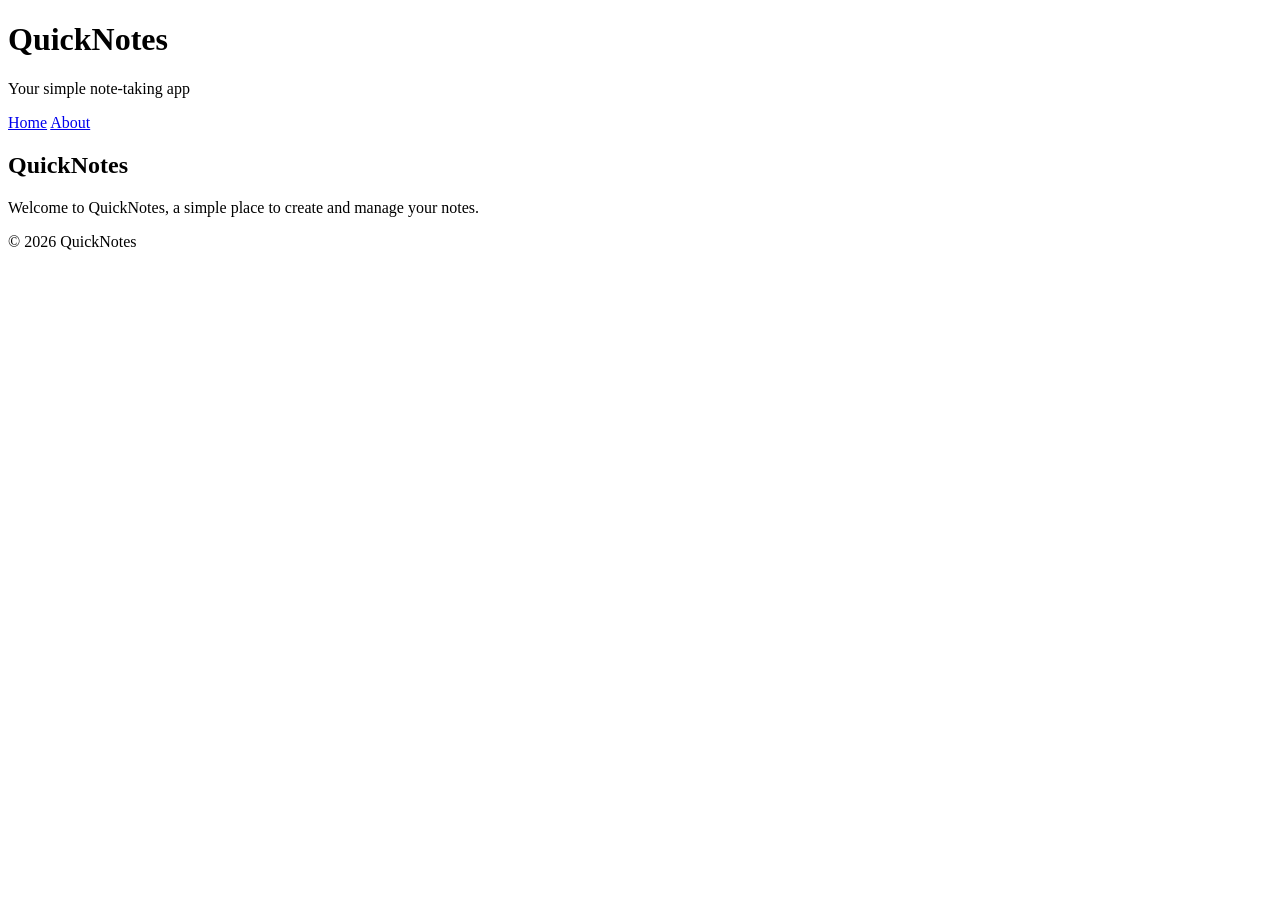
<file: day1/index.html>
<!DOCTYPE html>
<html lang="en">
<head>
    <meta charset="UTF-8">
    <meta name="viewport" content="width=device-width, initial-scale=1.0">
    <title>QuickNotes</title>
</head>

<body>

    <header>
        <h1>QuickNotes</h1>
        <p>Your simple note-taking app</p>

        <nav>
            <a href="index.html">Home</a>
            <a href="about.html">About</a>
        </nav>
    </header>

    <main>
        <h2>QuickNotes</h2>
        <p>Welcome to QuickNotes, a simple place to create and manage your notes.</p>
    </main>

    <footer>
        <p>&copy; 2026 QuickNotes</p>
    </footer>

</body>
</html>
</file>
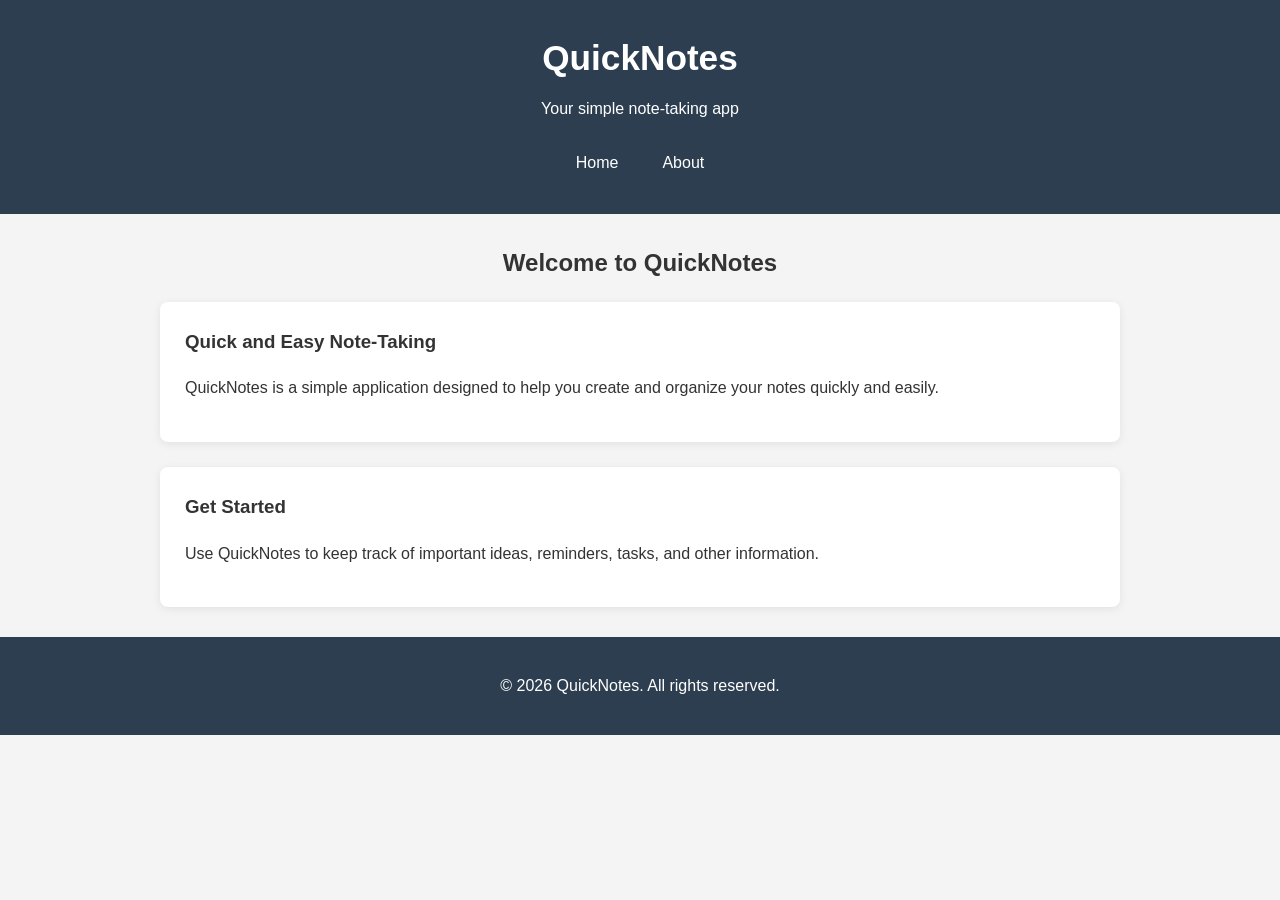
<file: day2/index.html>
<!DOCTYPE html>
<html lang="en">
<head>
    <meta charset="UTF-8">
    <meta name="viewport" content="width=device-width, initial-scale=1.0">
    <title>QuickNotes</title>
    <link rel="stylesheet" href="style.css">
</head>
<body>

    <header>
        <h1>QuickNotes</h1>
        <p>Your simple note-taking app</p>

        <nav>
            <a href="index.html">Home</a>
            <a href="about.html">About</a>
        </nav>
    </header>

    <main>
        <h2>Welcome to QuickNotes</h2>

        <section>
            <h3>Quick and Easy Note-Taking</h3>
            <p>
                QuickNotes is a simple application designed to help you
                create and organize your notes quickly and easily.
            </p>
        </section>

        <section>
            <h3>Get Started</h3>
            <p>
                Use QuickNotes to keep track of important ideas,
                reminders, tasks, and other information.
            </p>
        </section>
    </main>

    <footer>
        <p>&copy; 2026 QuickNotes. All rights reserved.</p>
    </footer>

</body>
</html>
</file>
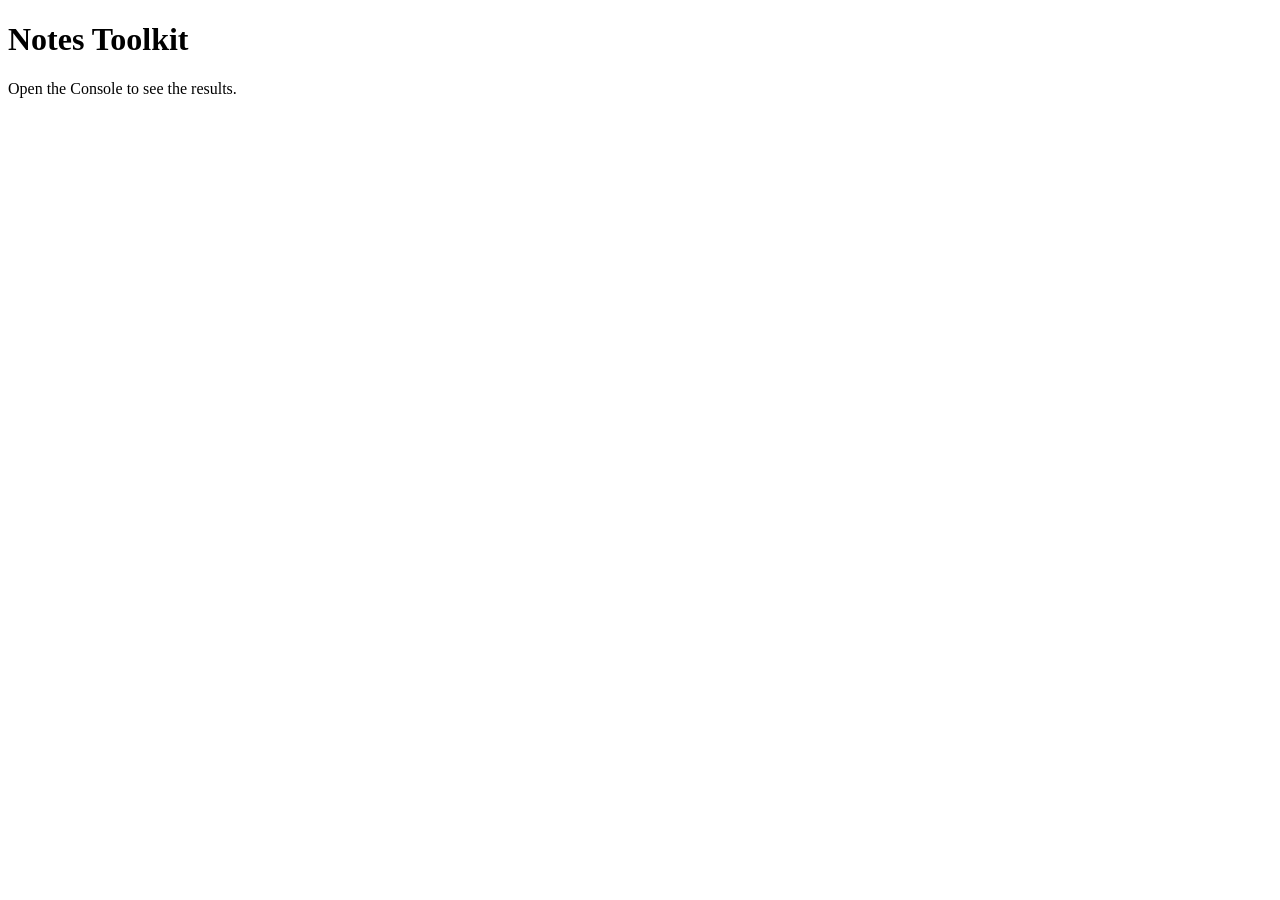
<file: day3/index.html>
<!DOCTYPE html>
<html lang="en">
<head>
    <meta charset="UTF-8">
    <meta name="viewport" content="width=device-width, initial-scale=1.0">
    <title>Notes Toolkit</title>

    <script src="script.js" defer></script>
</head>
<body>

    <h1>Notes Toolkit</h1>

    <p>Open the Console to see the results.</p>

</body>
</html>
</file>
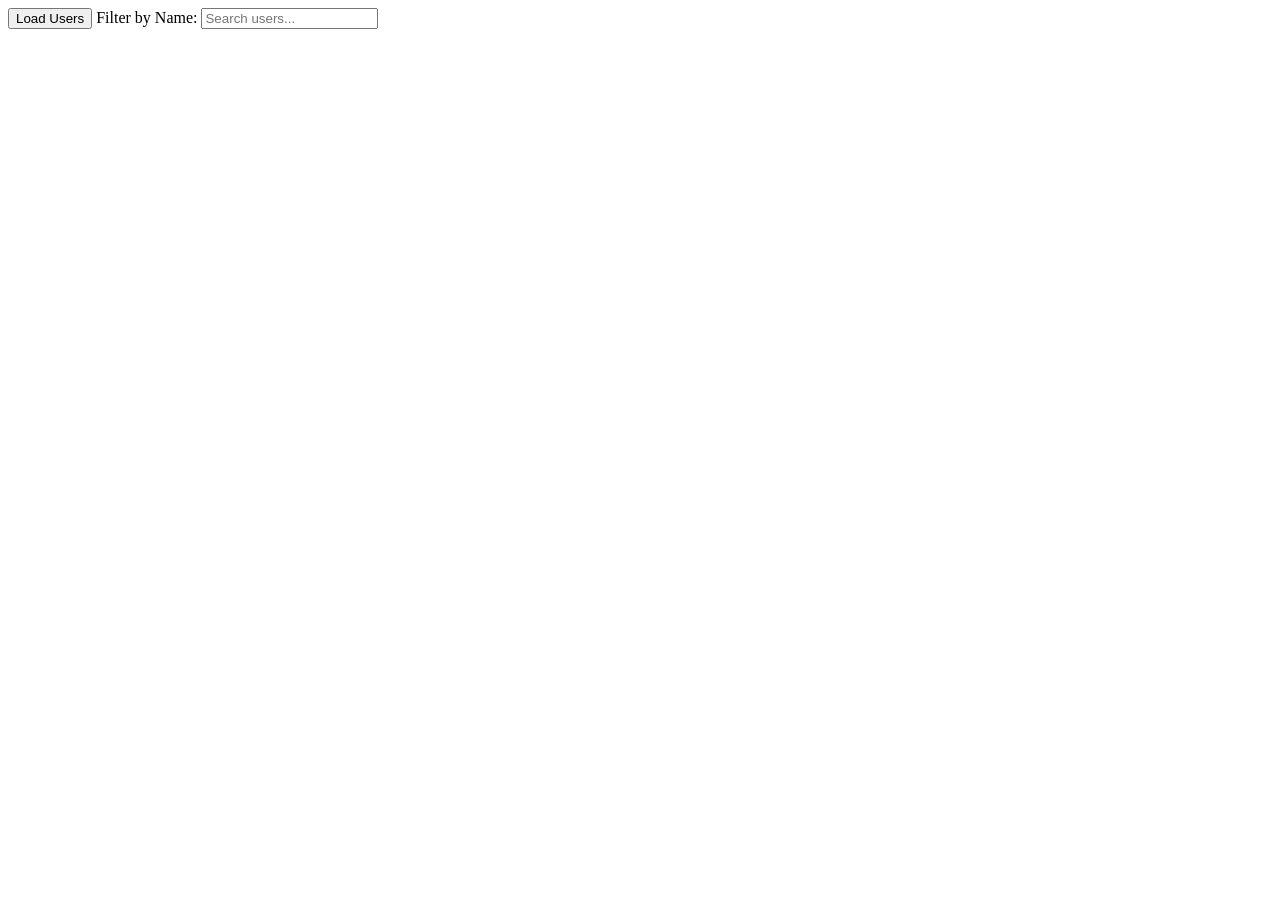
<file: day5/index.html>
<!DOCTYPE html>
<html lang="en">
<head>
    <meta charset="UTF-8">
    <meta name="viewport" content="width=device-width, initial-scale=1.0">
    <title>Day 5: User Directory</title>
    <script src="users.js" defer></script>
</head>
<body>
    <button id="load-users">Load Users</button>
    
    <label for="filter-input">Filter by Name:</label>
    <input type="text" id="filter-input" placeholder="Search users...">
    
    <p id="status"></p>
    <ul id="users-list"></ul>
</body>
</html>
</file>
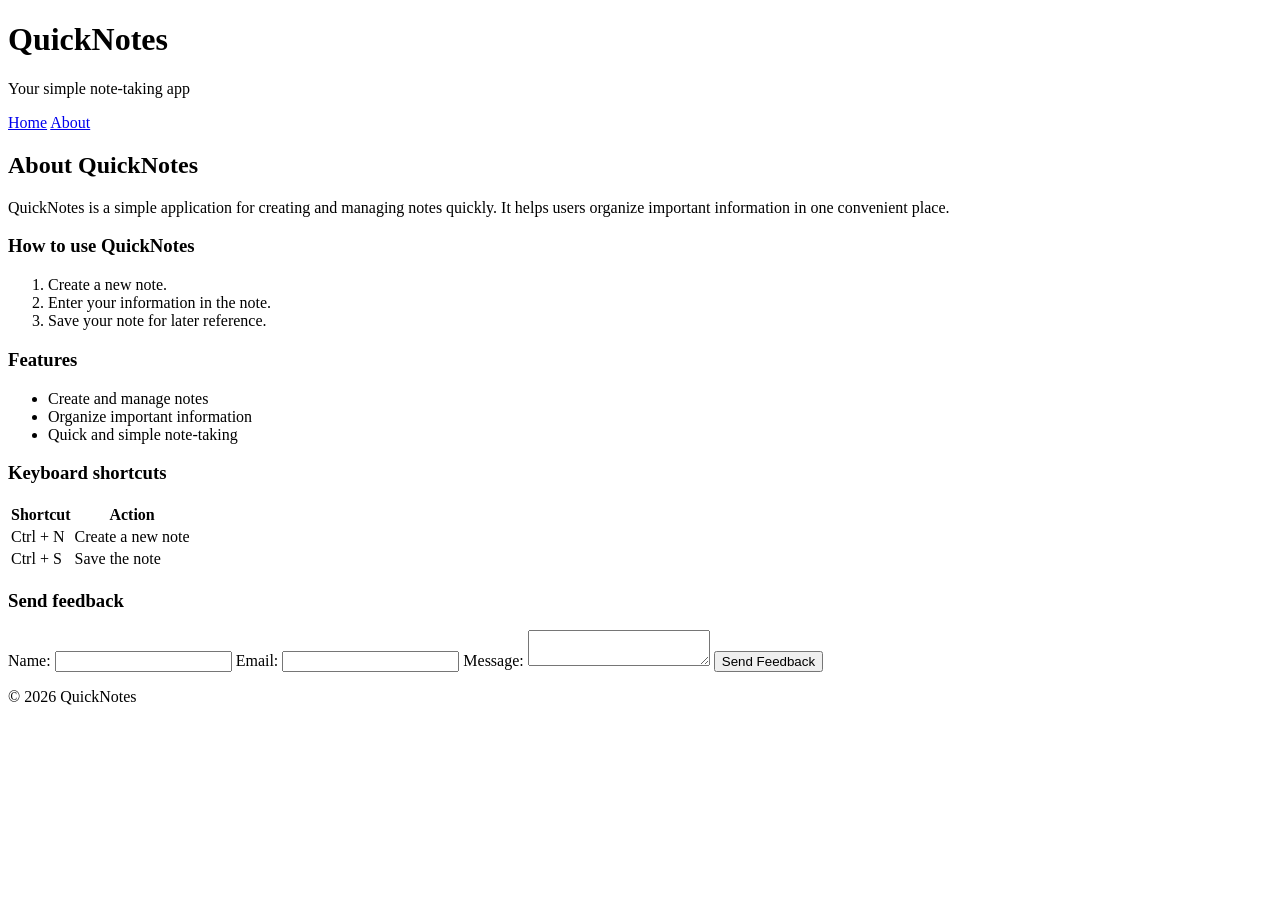
<file: day1/about.html>
<!DOCTYPE html>
<html lang="en">
<head>
    <meta charset="UTF-8">
    <meta name="viewport" content="width=device-width, initial-scale=1.0">
    <title>About QuickNotes</title>
</head>
<body>

    <header>
        <h1>QuickNotes</h1>
        <p>Your simple note-taking app</p>

        <nav>
            <a href="index.html">Home</a>
            <a href="about.html">About</a>
        </nav>
    </header>

    <main>
        <h2>About QuickNotes</h2>

        <p>QuickNotes is a simple application for creating and managing notes quickly. It helps users organize important information in one convenient place.</p>

        <section>
            <h3>How to use QuickNotes</h3>

            <ol>
                <li>Create a new note.</li>
                <li>Enter your information in the note.</li>
                <li>Save your note for later reference.</li>
            </ol>
        </section>

        <section>
            <h3>Features</h3>

            <ul>
                <li>Create and manage notes</li>
                <li>Organize important information</li>
                <li>Quick and simple note-taking</li>
            </ul>
        </section>

        <section>
            <h3>Keyboard shortcuts</h3>

            <table>
                <tr>
                    <th>Shortcut</th>
                    <th>Action</th>
                </tr>
                <tr>
                    <td>Ctrl + N</td>
                    <td>Create a new note</td>
                </tr>
                <tr>
                    <td>Ctrl + S</td>
                    <td>Save the note</td>
                </tr>
            </table>
        </section>

        <section>
            <h3>Send feedback</h3>

            <form>
                <label for="name">Name:</label>
                <input type="text" id="name" name="name" required>

                <label for="email">Email:</label>
                <input type="email" id="email" name="email" required>

                <label for="message">Message:</label>
                <textarea id="message" name="message" required></textarea>

                <button type="submit">Send Feedback</button>
            </form>
        </section>
    </main>

    <footer>
        <p>&copy; 2026 QuickNotes</p>
    </footer>

</body>
</html>
</file>
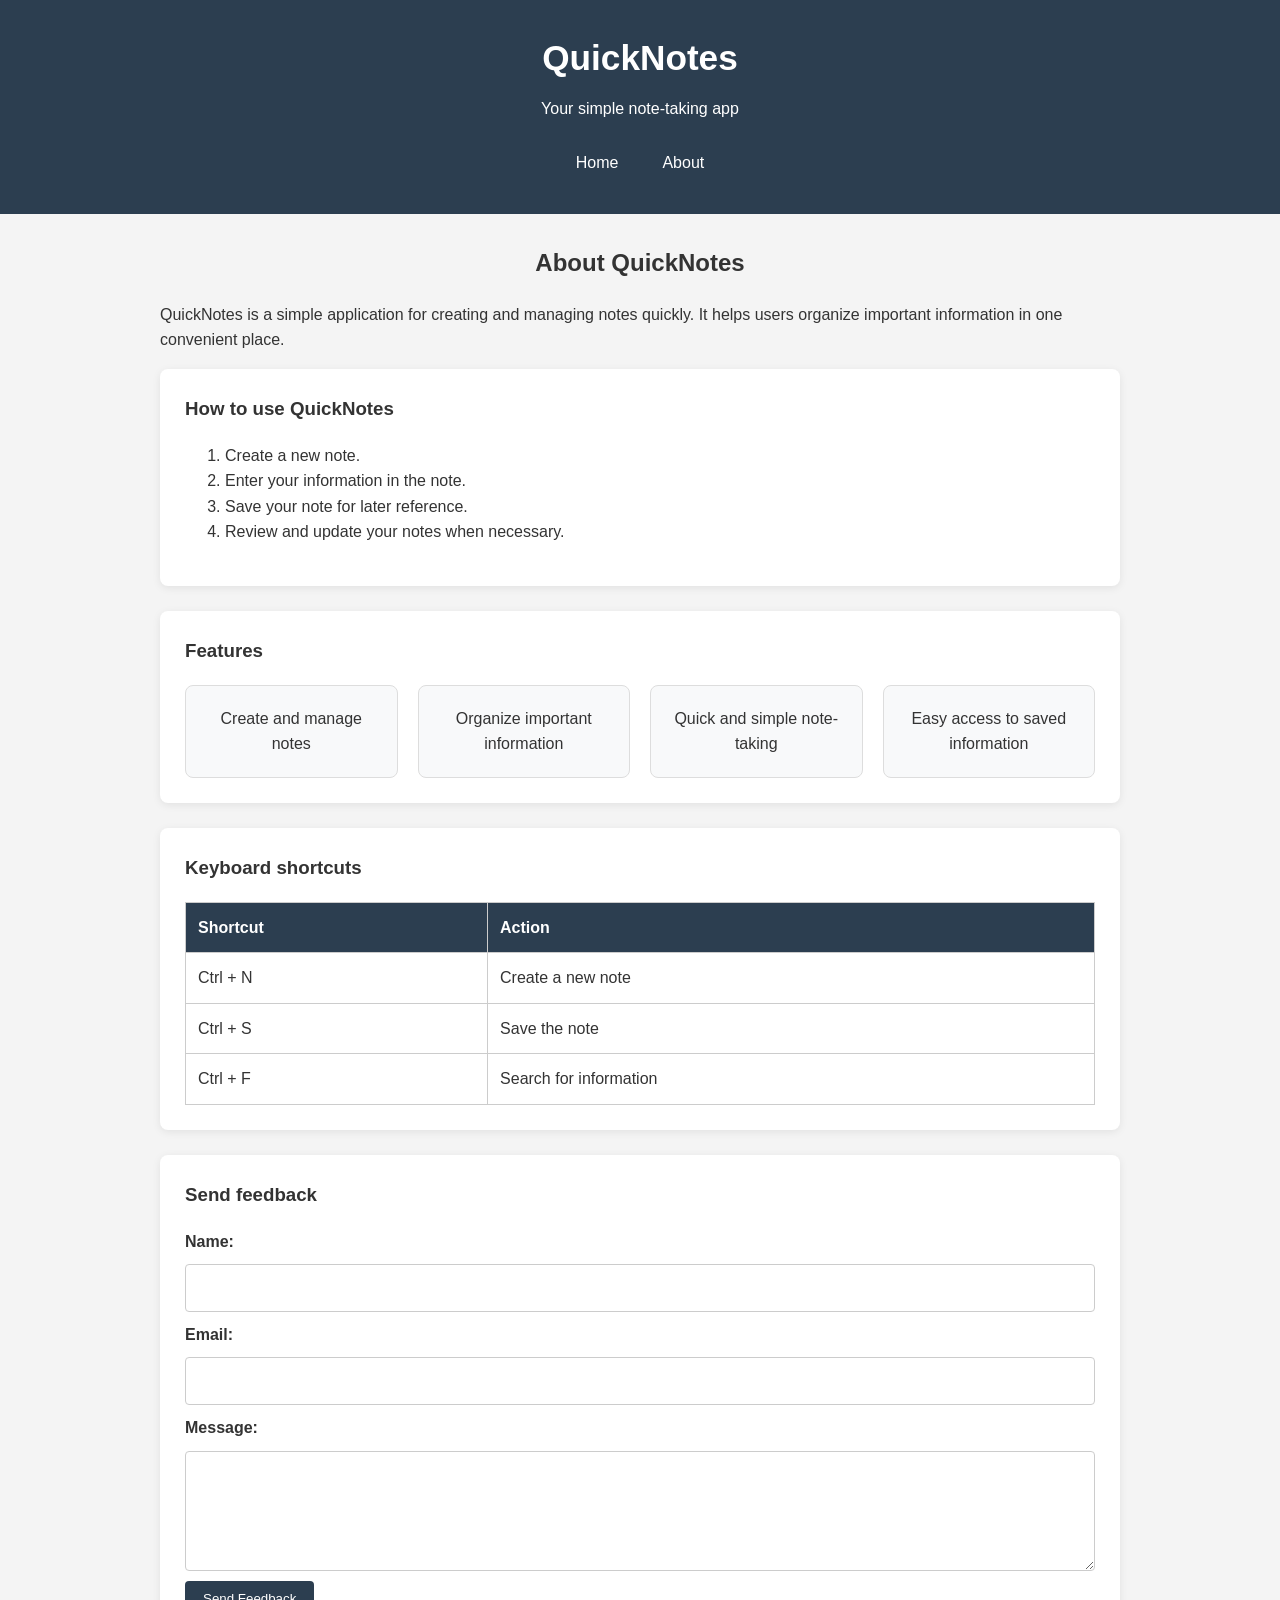
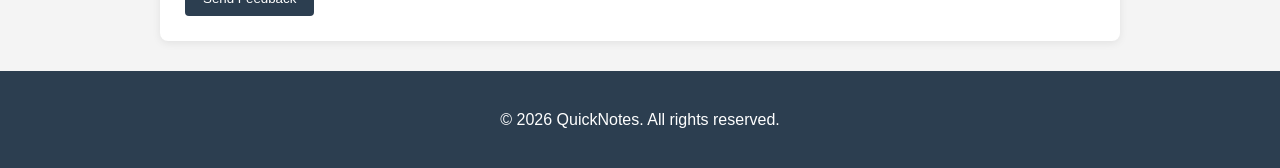
<file: day2/about.html>
<!DOCTYPE html>
<html lang="en">
<head>
    <meta charset="UTF-8">
    <meta name="viewport" content="width=device-width, initial-scale=1.0">
    <title>About QuickNotes</title>
    <link rel="stylesheet" href="style.css">
</head>
<body>

    <header>
        <h1>QuickNotes</h1>
        <p>Your simple note-taking app</p>

        <nav>
            <a href="index.html">Home</a>
            <a href="about.html">About</a>
        </nav>
    </header>

    <main>

        <h2>About QuickNotes</h2>

        <p>
            QuickNotes is a simple application for creating and managing
            notes quickly. It helps users organize important information
            in one convenient place.
        </p>

        <section>
            <h3>How to use QuickNotes</h3>

            <ol>
                <li>Create a new note.</li>
                <li>Enter your information in the note.</li>
                <li>Save your note for later reference.</li>
                <li>Review and update your notes when necessary.</li>
            </ol>
        </section>

        <section>
            <h3>Features</h3>

            <ul class="features">
                <li>Create and manage notes</li>
                <li>Organize important information</li>
                <li>Quick and simple note-taking</li>
                <li>Easy access to saved information</li>
            </ul>
        </section>

        <section>
            <h3>Keyboard shortcuts</h3>

            <table>
                <tr>
                    <th>Shortcut</th>
                    <th>Action</th>
                </tr>

                <tr>
                    <td>Ctrl + N</td>
                    <td>Create a new note</td>
                </tr>

                <tr>
                    <td>Ctrl + S</td>
                    <td>Save the note</td>
                </tr>

                <tr>
                    <td>Ctrl + F</td>
                    <td>Search for information</td>
                </tr>
            </table>
        </section>

        <section>
            <h3>Send feedback</h3>

            <form>
                <label for="name">Name:</label>
                <input
                    type="text"
                    id="name"
                    name="name"
                    required
                >

                <label for="email">Email:</label>
                <input
                    type="email"
                    id="email"
                    name="email"
                    required
                >

                <label for="message">Message:</label>
                <textarea
                    id="message"
                    name="message"
                    required
                ></textarea>

                <button type="submit">Send Feedback</button>
            </form>
        </section>

    </main>

    <footer>
        <p>&copy; 2026 QuickNotes. All rights reserved.</p>
    </footer>

</body>
</html>
</file>
<file: day2/style.css>
/* ==============================
   Box-sizing Reset
   ============================== */

* {
    box-sizing: border-box;
}


/* ==============================
   Base / Body Styles
   ============================== */

body {
    margin: 0;
    font-family: Arial, sans-serif;
    background-color: #f4f4f4;
    color: #333;
    line-height: 1.6;
}


/* ==============================
   Header
   ============================== */

header {
    background-color: #2c3e50;
    color: white;
    text-align: center;
    padding: 30px 20px;
}

header h1 {
    margin: 0 0 10px;
    font-size: 2.2rem;
}

header p {
    margin: 0 0 20px;
}


/* ==============================
   Navigation
   ============================== */

nav {
    display: flex;
    justify-content: center;
    gap: 16px;
}

nav a {
    color: white;
    text-decoration: none;
    padding: 8px 14px;
    border-radius: 4px;
    transition: background-color 0.3s ease, color 0.3s ease;
}

nav a:hover {
    background-color: white;
    color: #2c3e50;
}


/* ==============================
   Main Content
   ============================== */

main {
    max-width: 1000px;
    margin: 30px auto;
    padding: 0 20px;
}

main > h2 {
    text-align: center;
}


/* ==============================
   Sections / Cards
   ============================== */

section {
    background-color: white;
    padding: 25px;
    margin-bottom: 25px;
    border-radius: 8px;
    box-shadow: 0 2px 8px rgba(0, 0, 0, 0.08);
}

section h3 {
    margin-top: 0;
}


/* ==============================
   Features Grid
   ============================== */

.features {
    display: grid;
    grid-template-columns: repeat(auto-fit, minmax(180px, 1fr));
    gap: 20px;
    list-style: none;
    padding: 0;
    margin: 0;
}

.features li {
    background-color: #f8f9fa;
    border: 1px solid #ddd;
    padding: 20px;
    border-radius: 8px;
    text-align: center;
}


/* ==============================
   Keyboard Shortcuts Table
   ============================== */

table {
    width: 100%;
    border-collapse: collapse;
}

th,
td {
    border: 1px solid #ccc;
    padding: 12px;
    text-align: left;
}

th {
    background-color: #2c3e50;
    color: white;
}


/* ==============================
   Feedback Form
   ============================== */

form {
    display: flex;
    flex-direction: column;
    gap: 10px;
}

form label {
    font-weight: bold;
}

form input,
form textarea {
    width: 100%;
    padding: 10px;
    border: 1px solid #ccc;
    border-radius: 4px;
    font: inherit;
}

form textarea {
    min-height: 120px;
    resize: vertical;
}


/* ==============================
   Button
   ============================== */

button {
    width: fit-content;
    padding: 10px 18px;
    border: none;
    border-radius: 4px;
    background-color: #2c3e50;
    color: white;
    cursor: pointer;
    transition: background-color 0.3s ease, transform 0.2s ease;
}

button:hover {
    background-color: #1a252f;
    transform: translateY(-2px);
}


/* ==============================
   Footer
   ============================== */

footer {
    background-color: #2c3e50;
    color: white;
    text-align: center;
    padding: 20px;
    margin-top: 30px;
}


/* ==============================
   Responsive Design
   ============================== */

@media (max-width: 600px) {

    header {
        padding: 20px 10px;
    }

    header h1 {
        font-size: 1.7rem;
    }

    header p {
        font-size: 0.9rem;
    }

    nav {
        gap: 10px;
    }

    nav a {
        padding: 6px 10px;
    }

    main {
        padding: 0 10px;
        margin: 20px auto;
    }

    section {
        padding: 18px;
    }

    th,
    td {
        padding: 8px;
    }
}
</file>
